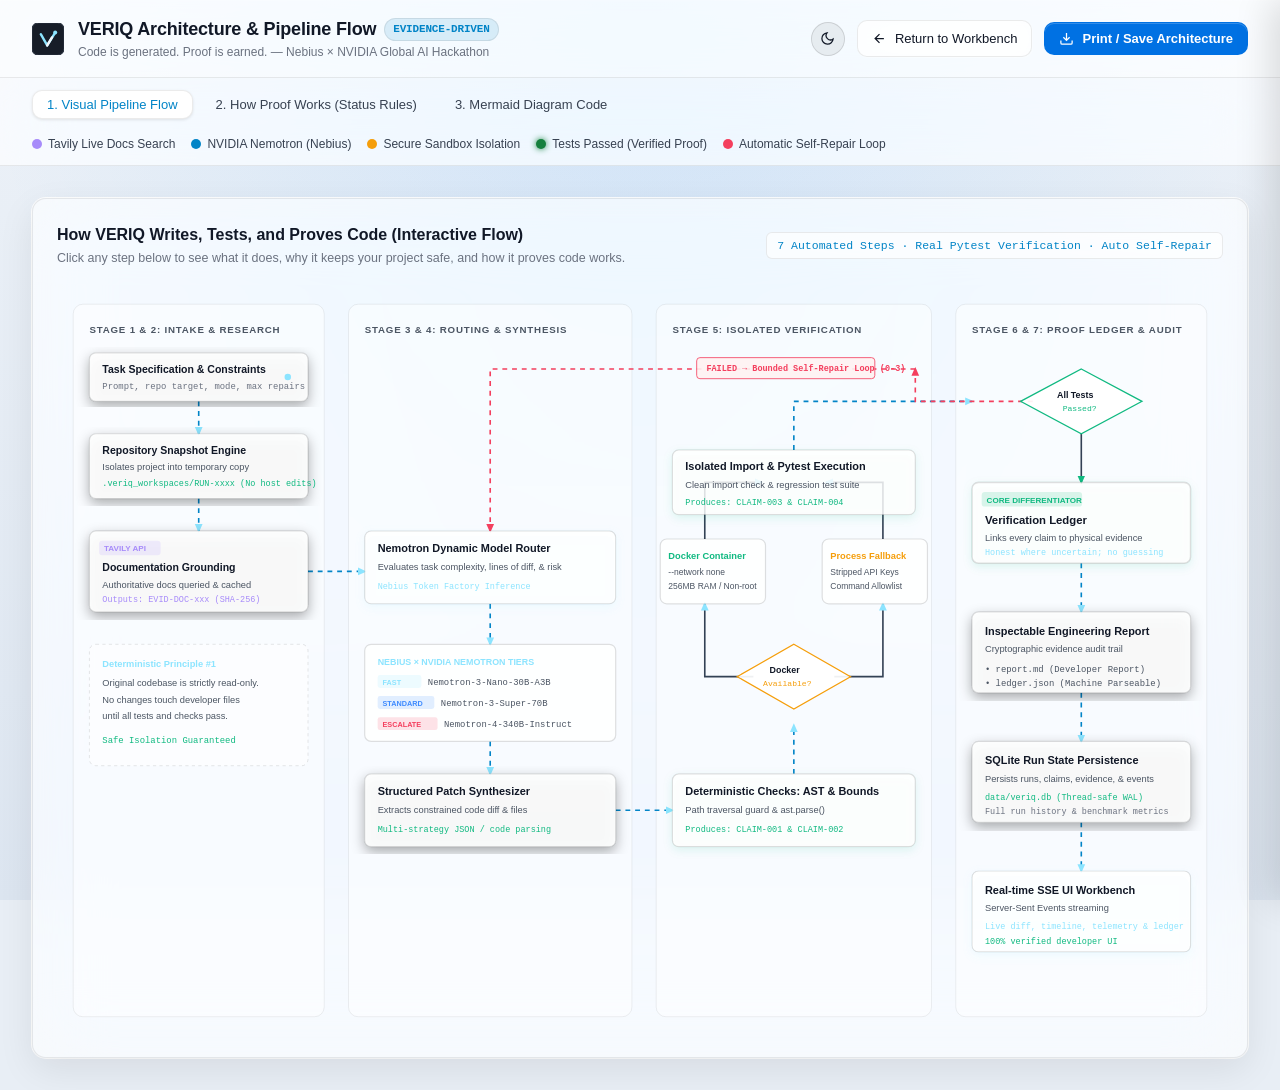
<file: app/static/diagram.html>
<!DOCTYPE html>
<html lang="en">
<head>
  <meta charset="UTF-8">
  <meta name="viewport" content="width=device-width, initial-scale=1.0">
  <title>VERIQ — End-to-End Workflow & Architecture Diagram</title>
  <link rel="icon" type="image/svg+xml" href="/static/assets/favicon.svg">
  <script>
    (function() {
      const saved = localStorage.getItem('veriq-theme') || (window.matchMedia('(prefers-color-scheme: light)').matches ? 'light' : 'dark');
      document.documentElement.setAttribute('data-theme', saved);
    })();
  </script>
  <style>
    :root, [data-theme="dark"] {
      --bg-base: #000000;
      --bg-gradient: radial-gradient(circle at 50% 0%, rgba(10, 132, 255, 0.12) 0%, transparent 65%), #000000;
      --bg-surface: rgba(18, 20, 26, 0.72);
      --bg-elevated: rgba(24, 27, 36, 0.60);
      --bg-elevated-hover: rgba(34, 38, 50, 0.78);
      --border-subtle: rgba(255, 255, 255, 0.12);
      --border-specular: rgba(255, 255, 255, 0.18);
      --border-focus: #0A84FF;
      --text-primary: #FFFFFF;
      --text-secondary: rgba(235, 235, 245, 0.78);
      --text-muted: rgba(235, 235, 245, 0.48);
      --accent-cyan: #64D2FF;
      --accent-cyan-dim: rgba(100, 210, 255, 0.16);
      --accent-blue: #0A84FF;
      --status-verified: #30D158;
      --status-verified-bg: rgba(48, 209, 88, 0.16);
      --status-supported: #0A84FF;
      --status-supported-bg: rgba(10, 132, 255, 0.16);
      --status-failed: #FF453A;
      --status-failed-bg: rgba(255, 69, 58, 0.16);
      --status-unresolved: #FF9F0A;
      --status-unresolved-bg: rgba(255, 159, 10, 0.16);
      --glass-panel: rgba(20, 22, 28, 0.60);
      --shadow-card: 0 16px 48px rgba(0, 0, 0, 0.65), 0 0 0 1px rgba(255, 255, 255, 0.12);
      --font-sans: -apple-system, BlinkMacSystemFont, "SF Pro Display", "SF Pro Text", "Helvetica Neue", sans-serif;
      --font-mono: "SF Mono", Monaco, Menlo, Consolas, monospace;
      --radius-sm: 6px;
      --radius-md: 10px;
      --radius-lg: 14px;
      --radius-pill: 9999px;
    }

    [data-theme="light"] {
      --bg-base: #E8EEF5;
      --bg-gradient: radial-gradient(circle at 50% 0%, rgba(10, 132, 255, 0.12) 0%, transparent 60%), linear-gradient(180deg, #EDF2F8 0%, #DCE5F0 100%);
      --bg-surface: rgba(255, 255, 255, 0.78);
      --bg-elevated: rgba(255, 255, 255, 0.68);
      --bg-elevated-hover: rgba(255, 255, 255, 0.88);
      --border-subtle: rgba(0, 0, 0, 0.08);
      --border-specular: rgba(255, 255, 255, 0.95);
      --border-focus: #0071E3;
      --text-primary: #111827;
      --text-secondary: #374151;
      --text-muted: #6B7280;
      --accent-cyan: #0284C7;
      --accent-cyan-dim: rgba(2, 132, 199, 0.12);
      --accent-blue: #0071E3;
      --status-verified: #15803D;
      --status-verified-bg: rgba(21, 128, 61, 0.12);
      --status-supported: #0284C7;
      --status-supported-bg: rgba(2, 132, 199, 0.12);
      --status-failed: #DC2626;
      --status-failed-bg: rgba(220, 38, 38, 0.12);
      --status-unresolved: #D97706;
      --status-unresolved-bg: rgba(217, 119, 6, 0.12);
      --glass-panel: rgba(255, 255, 255, 0.68);
      --shadow-card: 0 12px 36px rgba(0, 0, 0, 0.08), 0 0 0 1px rgba(255, 255, 255, 0.9);
    }

    * {
      box-sizing: border-box;
      margin: 0;
      padding: 0;
    }

    body {
      background-color: var(--bg-base);
      background-image: var(--bg-gradient);
      background-attachment: fixed;
      color: var(--text-primary);
      font-family: var(--font-sans);
      font-size: 14px;
      line-height: 1.5;
      overflow-x: hidden;
      transition: background-color 200ms ease, color 200ms ease;
    }

    :focus-visible {
      outline: 2px solid var(--border-focus);
      outline-offset: 2px;
    }

    @media (prefers-reduced-motion: reduce) {
      *, *::before, *::after {
        animation-duration: 0.01ms !important;
        transition-duration: 0.01ms !important;
      }
    }

    /* Top Navigation Header with Maximum Glassmorphism */
    .header {
      background-color: var(--bg-surface);
      backdrop-filter: blur(36px) saturate(200%);
      -webkit-backdrop-filter: blur(36px) saturate(200%);
      border-bottom: 1px solid var(--border-subtle);
      padding: 16px 32px;
      display: flex;
      justify-content: space-between;
      align-items: center;
      position: sticky;
      top: 0;
      z-index: 50;
      box-shadow: inset 0 1px 0 rgba(255, 255, 255, 0.12);
      transition: background-color 200ms ease, border-color 200ms ease;
    }

    .brand-group {
      display: flex;
      align-items: center;
      gap: 14px;
    }

    .brand-title {
      font-size: 18px;
      font-weight: 700;
      letter-spacing: -0.01em;
      color: var(--text-primary);
      display: flex;
      align-items: center;
      gap: 8px;
    }

    .brand-badge {
      font-size: 11px;
      font-weight: 600;
      padding: 2px 8px;
      border-radius: var(--radius-pill);
      background-color: var(--accent-cyan-dim);
      color: var(--accent-cyan);
      border: 1px solid var(--border-subtle);
      font-family: var(--font-mono);
    }

    .brand-tagline {
      font-size: 12px;
      color: var(--text-muted);
    }

    .header-actions {
      display: flex;
      align-items: center;
      gap: 12px;
    }

    .theme-switch-btn {
      background: rgba(255, 255, 255, 0.08);
      border: 1px solid var(--border-subtle);
      border-radius: var(--radius-pill);
      width: 34px;
      height: 34px;
      display: inline-flex;
      align-items: center;
      justify-content: center;
      cursor: pointer;
      color: var(--text-primary);
      transition: all 140ms ease;
    }
    .theme-switch-btn:hover {
      background: rgba(255, 255, 255, 0.16);
      transform: scale(1.04);
    }
    .theme-switch-btn:active {
      transform: scale(0.96);
    }

    .btn {
      display: inline-flex;
      align-items: center;
      gap: 8px;
      padding: 8px 14px;
      border-radius: var(--radius-md);
      font-size: 13px;
      font-weight: 500;
      cursor: pointer;
      text-decoration: none;
      transition: all 0.15s ease;
      font-family: inherit;
      border: 1px solid transparent;
    }

    .btn-primary {
      background-color: var(--accent-blue);
      color: #FFFFFF;
      font-weight: 600;
      box-shadow: inset 0 1px 0 rgba(255, 255, 255, 0.2);
    }

    .btn-primary:hover {
      opacity: 0.92;
      transform: translateY(-1px);
    }

    .btn-outline {
      background-color: var(--glass-panel);
      backdrop-filter: blur(20px);
      border-color: var(--border-subtle);
      color: var(--text-primary);
    }

    .btn-outline:hover {
      background-color: var(--bg-elevated-hover);
      border-color: var(--border-focus);
    }

    /* Sub-header Tabs & Controls */
    .controls-bar {
      background-color: var(--bg-elevated);
      backdrop-filter: blur(32px) saturate(180%);
      -webkit-backdrop-filter: blur(32px) saturate(180%);
      border-bottom: 1px solid var(--border-subtle);
      padding: 12px 32px;
      display: flex;
      justify-content: space-between;
      align-items: center;
      flex-wrap: wrap;
      gap: 16px;
      transition: background-color 200ms ease;
    }

    .nav-tabs {
      display: flex;
      gap: 8px;
    }

    .tab-btn {
      background: transparent;
      border: 1px solid transparent;
      color: var(--text-secondary);
      padding: 6px 14px;
      border-radius: var(--radius-md);
      font-size: 13px;
      font-weight: 500;
      cursor: pointer;
      transition: all 0.15s ease;
    }

    .tab-btn:hover {
      color: var(--text-primary);
      background-color: rgba(255, 255, 255, 0.04);
    }

    .tab-btn.active {
      background-color: var(--bg-surface);
      color: var(--accent-cyan);
      border-color: var(--border-subtle);
    }

    .legend-group {
      display: flex;
      align-items: center;
      gap: 16px;
      font-size: 12px;
      color: var(--text-secondary);
    }

    .legend-item {
      display: flex;
      align-items: center;
      gap: 6px;
    }

    .legend-dot {
      width: 10px;
      height: 10px;
      border-radius: 50%;
    }

    .legend-verified { background-color: var(--status-verified); box-shadow: 0 0 6px var(--status-verified); }
    .legend-inference { background-color: var(--accent-cyan); }
    .legend-research { background-color: #A78BFA; }
    .legend-sandbox { background-color: #F59E0B; }
    .legend-repair { background-color: #F43F5E; }

    /* Canvas / Viewport Area */
    .canvas-container {
      padding: 32px;
      max-width: 1560px;
      margin: 0 auto;
    }

    .view-panel {
      display: none;
    }

    .view-panel.active {
      display: block;
    }

    /* Diagram Card with Maximum Glassmorphism */
    .diagram-card {
      background-color: var(--glass-panel);
      backdrop-filter: blur(36px) saturate(200%);
      -webkit-backdrop-filter: blur(36px) saturate(200%);
      border: 1px solid var(--border-subtle);
      border-radius: var(--radius-lg);
      padding: 24px;
      box-shadow: var(--shadow-card);
      position: relative;
    }

    /* SVG Diagram Styling */
    .flow-svg {
      width: 100%;
      height: auto;
      display: block;
    }

    /* Interactive Node Styling inside SVG */
    .flow-node {
      cursor: pointer;
      transition: transform 0.15s ease, filter 0.15s ease;
    }

    .flow-node:hover rect {
      stroke: var(--accent-cyan) !important;
      stroke-width: 2px !important;
      filter: drop-shadow(0 0 8px rgba(140, 228, 255, 0.3));
    }

    .flow-node:hover polygon {
      stroke: var(--accent-cyan) !important;
      stroke-width: 2px !important;
      filter: drop-shadow(0 0 8px rgba(140, 228, 255, 0.3));
    }

    /* Animated connecting paths */
    .flow-wire {
      stroke: #334155;
      stroke-width: 2;
      fill: none;
    }

    .flow-wire.active {
      stroke: var(--accent-cyan);
      stroke-dasharray: 6, 6;
      animation: dashMove 20s linear infinite;
    }

    .flow-wire.repair {
      stroke: #F43F5E;
      stroke-dasharray: 6, 6;
      animation: dashMoveReverse 16s linear infinite;
    }

    @keyframes dashMove {
      from { stroke-dashoffset: 500; }
      to { stroke-dashoffset: 0; }
    }

    @keyframes dashMoveReverse {
      from { stroke-dashoffset: 0; }
      to { stroke-dashoffset: 500; }
    }

    /* Node Details Drawer / Modal */
    .drawer-overlay {
      position: fixed;
      top: 0;
      left: 0;
      right: 0;
      bottom: 0;
      background: rgba(0, 0, 0, 0.65);
      backdrop-filter: blur(4px);
      z-index: 100;
      opacity: 0;
      pointer-events: none;
      transition: opacity 0.2s ease;
    }

    .drawer-overlay.active {
      opacity: 1;
      pointer-events: auto;
    }

    .drawer {
      position: fixed;
      top: 0;
      right: -480px;
      bottom: 0;
      width: 480px;
      max-width: 90vw;
      background-color: var(--bg-surface);
      border-left: 1px solid var(--border-subtle);
      box-shadow: -8px 0 32px rgba(0, 0, 0, 0.6);
      z-index: 101;
      display: flex;
      flex-direction: column;
      transition: right 0.25s cubic-bezier(0.16, 1, 0.3, 1);
    }

    .drawer.active {
      right: 0;
    }

    .drawer-header {
      padding: 20px 24px;
      border-bottom: 1px solid var(--border-subtle);
      display: flex;
      justify-content: space-between;
      align-items: center;
    }

    .drawer-title {
      font-size: 16px;
      font-weight: 700;
      color: var(--text-primary);
    }

    .drawer-close {
      background: transparent;
      border: none;
      color: var(--text-muted);
      cursor: pointer;
      font-size: 20px;
      padding: 4px;
      line-height: 1;
    }

    .drawer-close:hover {
      color: var(--text-primary);
    }

    .drawer-body {
      padding: 24px;
      overflow-y: auto;
      flex: 1;
    }

    .detail-section {
      margin-bottom: 20px;
    }

    .detail-label {
      font-size: 11px;
      font-weight: 600;
      text-transform: uppercase;
      letter-spacing: 0.5px;
      color: var(--text-muted);
      margin-bottom: 6px;
    }

    .detail-content {
      font-size: 13.5px;
      color: var(--text-secondary);
      line-height: 1.6;
    }

    .detail-box {
      background-color: var(--bg-base);
      border: 1px solid var(--border-subtle);
      border-radius: var(--radius-md);
      padding: 12px 14px;
      font-family: var(--font-mono);
      font-size: 12px;
      color: var(--accent-cyan);
      margin-top: 6px;
    }

    /* Markdown Code Block for Mermaid Tab */
    .code-container {
      background-color: var(--glass-panel);
      backdrop-filter: blur(36px) saturate(200%);
      -webkit-backdrop-filter: blur(36px) saturate(200%);
      border: 1px solid var(--border-subtle);
      border-radius: var(--radius-md);
      padding: 20px;
      position: relative;
    }

    .code-block {
      font-family: var(--font-mono);
      font-size: 12.5px;
      color: #E2E8F0;
      white-space: pre;
      overflow-x: auto;
      line-height: 1.6;
    }

    .copy-btn {
      position: absolute;
      top: 14px;
      right: 14px;
      background: var(--bg-elevated);
      border: 1px solid var(--border-subtle);
      color: var(--text-secondary);
      padding: 6px 12px;
      border-radius: var(--radius-sm);
      font-size: 12px;
      cursor: pointer;
      transition: all 0.15s ease;
    }

    .copy-btn:hover {
      background: var(--bg-elevated-hover);
      color: var(--accent-cyan);
      border-color: var(--accent-cyan);
    }

    /* State Machine Grid */
    .state-grid {
      display: grid;
      grid-template-columns: repeat(auto-fit, minmax(280px, 1fr));
      gap: 16px;
      margin-top: 20px;
    }

    .state-card {
      background-color: var(--glass-panel);
      backdrop-filter: blur(28px) saturate(180%);
      -webkit-backdrop-filter: blur(28px) saturate(180%);
      border: 1px solid var(--border-subtle);
      border-radius: var(--radius-md);
      padding: 18px;
      box-shadow: var(--shadow-card);
    }

    .state-card-header {
      display: flex;
      justify-content: space-between;
      align-items: center;
      margin-bottom: 10px;
    }

    .state-name {
      font-family: var(--font-mono);
      font-weight: 700;
      font-size: 13px;
    }

    .badge-verified { color: var(--status-verified); background: var(--status-verified-bg); border: 1px solid rgba(16,185,129,0.3); }
    .badge-supported { color: var(--status-supported); background: var(--status-supported-bg); border: 1px solid rgba(140,228,255,0.3); }
    .badge-failed { color: var(--status-failed); background: var(--status-failed-bg); border: 1px solid rgba(239,68,68,0.3); }
    .badge-unresolved { color: var(--status-unresolved); background: var(--status-unresolved-bg); border: 1px solid rgba(245,158,11,0.3); }
    .badge-not-run { color: var(--text-muted); background: rgba(107,119,140,0.12); border: 1px solid var(--border-subtle); }

    .state-badge {
      padding: 2px 8px;
      border-radius: var(--radius-pill);
      font-size: 11px;
      font-weight: 600;
      font-family: var(--font-mono);
    }

    /* Light Theme Adaptive Overrides for Diagram & SVG */
    [data-theme="light"] .flow-svg rect[fill="#11151D"] {
      fill: rgba(255, 255, 255, 0.45) !important;
      stroke: rgba(0, 0, 0, 0.08) !important;
    }

    [data-theme="light"] .flow-svg text[fill="#A3ADBC"] {
      fill: #4B5563 !important;
    }

    [data-theme="light"] .flow-node rect[fill="#171D28"],
    [data-theme="light"] .flow-node rect[fill="#121824"] {
      fill: rgba(255, 255, 255, 0.82) !important;
      stroke: rgba(0, 0, 0, 0.12) !important;
    }

    [data-theme="light"] .flow-node text[fill="#F4F7FB"] {
      fill: #111827 !important;
    }

    [data-theme="light"] .flow-node text[fill="#6B778C"] {
      fill: #6B7280 !important;
    }

    [data-theme="light"] .flow-node polygon[fill="#1A2232"] {
      fill: rgba(255, 255, 255, 0.92) !important;
    }

    [data-theme="light"] .flow-svg rect[fill="#0D1117"] {
      fill: rgba(255, 255, 255, 0.5) !important;
      stroke: rgba(0, 0, 0, 0.12) !important;
    }

    [data-theme="light"] .flow-svg rect[fill="#24141E"] {
      fill: rgba(254, 242, 242, 0.9) !important;
    }

    [data-theme="light"] .code-block {
      color: #1F2937 !important;
    }

    [data-theme="light"] .detail-box {
      background-color: rgba(255, 255, 255, 0.85);
      border-color: rgba(0, 0, 0, 0.1);
      color: #0284C7;
    }

    [data-theme="light"] .drawer {
      background-color: rgba(255, 255, 255, 0.92);
      border-left: 1px solid rgba(0, 0, 0, 0.08);
      box-shadow: -8px 0 36px rgba(0, 0, 0, 0.14);
    }

    [data-theme="light"] .theme-switch-btn {
      background: rgba(0, 0, 0, 0.06);
      border-color: rgba(0, 0, 0, 0.12);
    }

    [data-theme="light"] .theme-switch-btn:hover {
      background: rgba(0, 0, 0, 0.12);
    }

    [data-theme="light"] .tab-btn:hover {
      background-color: rgba(0, 0, 0, 0.06);
    }

    [data-theme="light"] .tab-btn.active {
      background-color: #FFFFFF;
      box-shadow: 0 1px 3px rgba(0, 0, 0, 0.1);
    }

    /* Toast Notification */
    .toast-container {
      position: fixed;
      bottom: 24px;
      right: 24px;
      z-index: 1000;
      display: flex;
      flex-direction: column;
      gap: 10px;
      pointer-events: none;
    }

    .toast {
      padding: 10px 16px;
      border-radius: var(--radius-md);
      font-size: 13px;
      font-weight: 500;
      display: flex;
      align-items: center;
      gap: 8px;
      background: var(--bg-surface);
      backdrop-filter: blur(28px) saturate(190%);
      -webkit-backdrop-filter: blur(28px) saturate(190%);
      border: 1px solid var(--border-subtle);
      box-shadow: 0 12px 28px rgba(0, 0, 0, 0.25);
      color: var(--text-primary);
      animation: toastIn 180ms cubic-bezier(0.16, 1, 0.3, 1);
      pointer-events: auto;
    }

    @keyframes toastIn {
      from { opacity: 0; transform: translateY(8px); }
      to { opacity: 1; transform: translateY(0); }
    }
  </style>
</head>
<body>

  <!-- Top Navigation Header -->
  <header class="header">
    <div class="brand-group">
      <!-- VERIQ Geometric Logo -->
      <svg width="32" height="32" viewBox="0 0 40 40" fill="none" xmlns="http://www.w3.org/2000/svg">
        <rect width="40" height="40" rx="8" fill="#171D28" stroke="#29313F" stroke-width="1.5"/>
        <path d="M11 14L19 28L29 12" stroke="#8CE4FF" stroke-width="3" stroke-linecap="round" stroke-linejoin="round"/>
        <path d="M19 28L25 18" stroke="#F4F7FB" stroke-width="3" stroke-linecap="round" stroke-linejoin="round"/>
        <circle cx="29" cy="12" r="2.5" fill="#8CE4FF"/>
      </svg>
      <div>
        <div class="brand-title">
          VERIQ Architecture & Pipeline Flow
          <span class="brand-badge">EVIDENCE-DRIVEN</span>
        </div>
        <div class="brand-tagline">Code is generated. Proof is earned. — Nebius × NVIDIA Global AI Hackathon</div>
      </div>
    </div>
    <div class="header-actions">
      <!-- Theme Switcher Pill -->
      <button class="theme-switch-btn" id="btn-theme-toggle" aria-label="Toggle Dark and Light Mode" title="Toggle theme">
        <svg id="theme-icon" width="15" height="15" viewBox="0 0 24 24" fill="none" stroke="currentColor" stroke-width="2"><circle cx="12" cy="12" r="5"/><line x1="12" y1="1" x2="12" y2="3"/><line x1="12" y1="21" x2="12" y2="23"/><line x1="4.22" y1="4.22" x2="5.64" y2="5.64"/><line x1="18.36" y1="18.36" x2="19.78" y2="19.78"/><line x1="1" y1="12" x2="3" y2="12"/><line x1="21" y1="12" x2="23" y2="12"/><line x1="4.22" y1="19.78" x2="5.64" y2="18.36"/><line x1="18.36" y1="5.64" x2="19.78" y2="4.22"/></svg>
      </button>

      <a href="/" class="btn btn-outline">
        <svg width="15" height="15" viewBox="0 0 24 24" fill="none" stroke="currentColor" stroke-width="2"><path d="M19 12H5M12 19l-7-7 7-7"/></svg>
        Return to Workbench
      </a>
      <button class="btn btn-primary" id="btn-export-svg" onclick="window.print()">
        <svg width="15" height="15" viewBox="0 0 24 24" fill="none" stroke="currentColor" stroke-width="2"><path d="M21 15v4a2 2 0 0 1-2 2H5a2 2 0 0 1-2-2v-4M7 10l5 5 5-5M12 15V3"/></svg>
        Print / Save Architecture
      </button>
    </div>
  </header>

  <!-- Controls & Sub-Navigation -->
  <div class="controls-bar">
    <div class="nav-tabs">
      <button class="tab-btn active" data-view="pipeline">1. Visual Pipeline Flow</button>
      <button class="tab-btn" data-view="state-machine">2. How Proof Works (Status Rules)</button>
      <button class="tab-btn" data-view="mermaid">3. Mermaid Diagram Code</button>
    </div>
    <div class="legend-group">
      <span class="legend-item"><span class="legend-dot legend-research"></span> Tavily Live Docs Search</span>
      <span class="legend-item"><span class="legend-dot legend-inference"></span> NVIDIA Nemotron (Nebius)</span>
      <span class="legend-item"><span class="legend-dot legend-sandbox"></span> Secure Sandbox Isolation</span>
      <span class="legend-item"><span class="legend-dot legend-verified"></span> Tests Passed (Verified Proof)</span>
      <span class="legend-item"><span class="legend-dot legend-repair"></span> Automatic Self-Repair Loop</span>
    </div>
  </div>

  <!-- Main Canvas Container -->
  <main class="canvas-container">

    <!-- VIEW 1: INTERACTIVE PIPELINE FLOW (SVG) -->
    <div id="view-pipeline" class="view-panel active">
      <div class="diagram-card">
        <div style="margin-bottom: 20px; display: flex; justify-content: space-between; align-items: center; flex-wrap: wrap; gap: 12px;">
          <div>
            <h3 style="font-size: 16px; font-weight: 600;">How VERIQ Writes, Tests, and Proves Code (Interactive Flow)</h3>
            <p style="font-size: 12.5px; color: var(--text-muted); margin-top: 2px;">
              Click any step below to see what it does, why it keeps your project safe, and how it proves code works.
            </p>
          </div>
          <span style="font-size: 11.5px; font-family: var(--font-mono); color: var(--accent-cyan); background: var(--bg-elevated); padding: 4px 10px; border-radius: var(--radius-sm); border: 1px solid var(--border-subtle);">
            7 Automated Steps · Real Pytest Verification · Auto Self-Repair
          </span>
        </div>

        <!-- High-Resolution Vector Workflow SVG -->
        <svg class="flow-svg" viewBox="0 0 1440 920" fill="none" xmlns="http://www.w3.org/2000/svg">
          <defs>
            <!-- Drop Shadow Filters -->
            <filter id="glow-cyan" x="-20%" y="-20%" width="140%" height="140%">
              <feDropShadow dx="0" dy="4" stdDeviation="6" flood-color="#8CE4FF" flood-opacity="0.15"/>
            </filter>
            <filter id="glow-emerald" x="-20%" y="-20%" width="140%" height="140%">
              <feDropShadow dx="0" dy="4" stdDeviation="6" flood-color="#10B981" flood-opacity="0.15"/>
            </filter>
            <filter id="glow-card" x="-10%" y="-10%" width="120%" height="120%">
              <feDropShadow dx="0" dy="6" stdDeviation="8" flood-color="#000000" flood-opacity="0.4"/>
            </filter>
            
            <!-- Arrow Markers -->
            <marker id="arrow-cyan" viewBox="0 0 10 10" refX="7" refY="5" markerWidth="6" markerHeight="6" orient="auto-start-reverse">
              <path d="M 0 1 L 9 5 L 0 9 z" fill="#8CE4FF"/>
            </marker>
            <marker id="arrow-gray" viewBox="0 0 10 10" refX="7" refY="5" markerWidth="6" markerHeight="6" orient="auto-start-reverse">
              <path d="M 0 1 L 9 5 L 0 9 z" fill="#4B5563"/>
            </marker>
            <marker id="arrow-red" viewBox="0 0 10 10" refX="7" refY="5" markerWidth="6" markerHeight="6" orient="auto-start-reverse">
              <path d="M 0 1 L 9 5 L 0 9 z" fill="#F43F5E"/>
            </marker>
            <marker id="arrow-green" viewBox="0 0 10 10" refX="7" refY="5" markerWidth="6" markerHeight="6" orient="auto-start-reverse">
              <path d="M 0 1 L 9 5 L 0 9 z" fill="#10B981"/>
            </marker>
          </defs>

          <!-- ================= BACKGROUND SWIMLANES ================= -->
          <rect x="20" y="20" width="310" height="880" rx="12" fill="#11151D" stroke="#29313F" stroke-width="1"/>
          <text x="40" y="55" fill="#A3ADBC" font-size="12" font-weight="700" letter-spacing="1">STAGE 1 & 2: INTAKE & RESEARCH</text>

          <rect x="360" y="20" width="350" height="880" rx="12" fill="#11151D" stroke="#29313F" stroke-width="1"/>
          <text x="380" y="55" fill="#A3ADBC" font-size="12" font-weight="700" letter-spacing="1">STAGE 3 & 4: ROUTING & SYNTHESIS</text>

          <rect x="740" y="20" width="340" height="880" rx="12" fill="#11151D" stroke="#29313F" stroke-width="1"/>
          <text x="760" y="55" fill="#A3ADBC" font-size="12" font-weight="700" letter-spacing="1">STAGE 5: ISOLATED VERIFICATION</text>

          <rect x="1110" y="20" width="310" height="880" rx="12" fill="#11151D" stroke="#29313F" stroke-width="1"/>
          <text x="1130" y="55" fill="#A3ADBC" font-size="12" font-weight="700" letter-spacing="1">STAGE 6 & 7: PROOF LEDGER & AUDIT</text>

          <!-- ================= CONNECTING WIRES ================= -->
          <!-- Task Spec -> Repo Snapshot -->
          <path d="M 175 140 L 175 180" class="flow-wire active" marker-end="url(#arrow-cyan)"/>
          
          <!-- Repo Snapshot -> Tavily Research -->
          <path d="M 175 260 L 175 300" class="flow-wire active" marker-end="url(#arrow-cyan)"/>

          <!-- Tavily Research -> Model Router -->
          <path d="M 310 350 L 380 350" class="flow-wire active" marker-end="url(#arrow-cyan)"/>

          <!-- Model Router -> Model Selection (Branching) -->
          <path d="M 535 390 L 535 440" class="flow-wire active" marker-end="url(#arrow-cyan)"/>

          <!-- Model -> Patch Synthesizer -->
          <path d="M 535 560 L 535 600" class="flow-wire active" marker-end="url(#arrow-cyan)"/>

          <!-- Patch Synthesizer -> AST & Patch Check -->
          <path d="M 690 645 L 760 645" class="flow-wire active" marker-end="url(#arrow-cyan)"/>

          <!-- AST Check -> Sandbox Dispatch Decision -->
          <path d="M 910 600 L 910 540" class="flow-wire active" marker-end="url(#arrow-cyan)"/>

          <!-- Decision -> Docker or Subprocess -->
          <path d="M 860 480 L 800 480 L 800 390" class="flow-wire" stroke="#F59E0B" marker-end="url(#arrow-cyan)"/>
          <path d="M 960 480 L 1020 480 L 1020 390" class="flow-wire" stroke="#F59E0B" marker-end="url(#arrow-cyan)"/>

          <!-- Sandboxes converge -> Test Execution & Import -->
          <path d="M 800 310 L 800 240 L 870 240" class="flow-wire" stroke="#10B981" marker-end="url(#arrow-cyan)"/>
          <path d="M 1020 310 L 1020 240 L 950 240" class="flow-wire" stroke="#10B981" marker-end="url(#arrow-cyan)"/>

          <!-- Test Suite -> Evaluation Decision Diamond -->
          <path d="M 910 200 L 910 140 L 1130 140" class="flow-wire active" marker-end="url(#arrow-cyan)"/>

          <!-- Test PASS -> Ledger Finalization -->
          <path d="M 1265 180 L 1265 240" class="flow-wire" stroke="#10B981" marker-end="url(#arrow-green)"/>

          <!-- Test FAIL -> Bounded Repair Decision Loop -->
          <path d="M 1205 140 L 1060 140 L 1060 100" class="flow-wire repair" marker-end="url(#arrow-red)"/>
          <path d="M 1060 100 L 535 100 L 535 300" class="flow-wire repair" marker-end="url(#arrow-red)"/>

          <!-- Ledger Finalization -> Persistence & SSE Delivery -->
          <path d="M 1265 340 L 1265 400" class="flow-wire active" marker-end="url(#arrow-cyan)"/>
          <path d="M 1265 500 L 1265 560" class="flow-wire active" marker-end="url(#arrow-cyan)"/>
          <path d="M 1265 660 L 1265 720" class="flow-wire active" marker-end="url(#arrow-cyan)"/>


          <!-- ================= STAGE 1 NODES ================= -->
          <!-- Node: Task Specification -->
          <g class="flow-node" onclick="showNodeDetails('task-spec')">
            <rect x="40" y="80" width="270" height="60" rx="8" fill="#171D28" stroke="#29313F" stroke-width="1.5" filter="url(#glow-card)"/>
            <text x="56" y="105" fill="#F4F7FB" font-size="13" font-weight="600">Task Specification & Constraints</text>
            <text x="56" y="125" fill="#6B778C" font-size="11" font-family="var(--font-mono)">Prompt, repo target, mode, max repairs</text>
            <circle cx="285" cy="110" r="4" fill="#8CE4FF"/>
          </g>

          <!-- Node: Repository Snapshotting -->
          <g class="flow-node" onclick="showNodeDetails('repo-snapshot')">
            <rect x="40" y="180" width="270" height="80" rx="8" fill="#171D28" stroke="#29313F" stroke-width="1.5" filter="url(#glow-card)"/>
            <text x="56" y="205" fill="#F4F7FB" font-size="13" font-weight="600">Repository Snapshot Engine</text>
            <text x="56" y="225" fill="#A3ADBC" font-size="11.5">Isolates project into temporary copy</text>
            <text x="56" y="244" fill="#10B981" font-size="10.5" font-family="var(--font-mono)">.veriq_workspaces/RUN-xxxx (No host edits)</text>
          </g>

          <!-- Node: Tavily Documentation Grounding -->
          <g class="flow-node" onclick="showNodeDetails('tavily-grounding')">
            <rect x="40" y="300" width="270" height="100" rx="8" fill="#171D28" stroke="#A78BFA" stroke-width="1.5" filter="url(#glow-card)"/>
            <rect x="52" y="312" width="76" height="18" rx="4" fill="rgba(167, 139, 250, 0.15)"/>
            <text x="58" y="325" fill="#A78BFA" font-size="10" font-weight="600">TAVILY API</text>
            <text x="56" y="350" fill="#F4F7FB" font-size="13" font-weight="600">Documentation Grounding</text>
            <text x="56" y="370" fill="#A3ADBC" font-size="11.5">Authoritative docs queried & cached</text>
            <text x="56" y="388" fill="#A78BFA" font-size="10.5" font-family="var(--font-mono)">Outputs: EVID-DOC-xxx (SHA-256)</text>
          </g>

          <!-- Stage 1 Callout -->
          <rect x="40" y="440" width="270" height="150" rx="8" fill="#0D1117" stroke="#29313F" stroke-dasharray="4,4"/>
          <text x="56" y="468" fill="#8CE4FF" font-size="11.5" font-weight="600">Deterministic Principle #1</text>
          <text x="56" y="492" fill="#A3ADBC" font-size="11.5">Original codebase is strictly read-only.</text>
          <text x="56" y="512" fill="#A3ADBC" font-size="11.5">No changes touch developer files</text>
          <text x="56" y="532" fill="#A3ADBC" font-size="11.5">until all tests and checks pass.</text>
          <text x="56" y="562" fill="#10B981" font-size="11" font-family="var(--font-mono)">Safe Isolation Guaranteed</text>


          <!-- ================= STAGE 2 NODES: INFERENCE ================= -->
          <!-- Node: Model Router -->
          <g class="flow-node" onclick="showNodeDetails('model-router')">
            <rect x="380" y="300" width="310" height="90" rx="8" fill="#171D28" stroke="#8CE4FF" stroke-width="1.5" filter="url(#glow-cyan)"/>
            <text x="396" y="326" fill="#F4F7FB" font-size="13.5" font-weight="600">Nemotron Dynamic Model Router</text>
            <text x="396" y="348" fill="#A3ADBC" font-size="11.5">Evaluates task complexity, lines of diff, & risk</text>
            <text x="396" y="372" fill="#8CE4FF" font-size="10.5" font-family="var(--font-mono)">Nebius Token Factory Inference</text>
          </g>

          <!-- Model Tiers Display -->
          <g class="flow-node" onclick="showNodeDetails('nemotron-tiers')">
            <rect x="380" y="440" width="310" height="120" rx="8" fill="#121824" stroke="#29313F" stroke-width="1.5"/>
            <text x="396" y="465" fill="#8CE4FF" font-size="11" font-weight="700">NEBIUS × NVIDIA NEMOTRON TIERS</text>
            
            <rect x="396" y="478" width="54" height="16" rx="3" fill="rgba(140, 228, 255, 0.15)"/>
            <text x="402" y="490" fill="#8CE4FF" font-size="9" font-weight="600">FAST</text>
            <text x="458" y="490" fill="#A3ADBC" font-size="11" font-family="var(--font-mono)">Nemotron-3-Nano-30B-A3B</text>

            <rect x="396" y="504" width="70" height="16" rx="3" fill="rgba(62, 139, 255, 0.15)"/>
            <text x="402" y="516" fill="#3E8BFF" font-size="9" font-weight="600">STANDARD</text>
            <text x="474" y="516" fill="#A3ADBC" font-size="11" font-family="var(--font-mono)">Nemotron-3-Super-70B</text>

            <rect x="396" y="530" width="74" height="16" rx="3" fill="rgba(244, 63, 94, 0.15)"/>
            <text x="402" y="542" fill="#F43F5E" font-size="9" font-weight="600">ESCALATE</text>
            <text x="478" y="542" fill="#A3ADBC" font-size="11" font-family="var(--font-mono)">Nemotron-4-340B-Instruct</text>
          </g>

          <!-- Node: Structured Patch Synthesizer -->
          <g class="flow-node" onclick="showNodeDetails('patch-gen')">
            <rect x="380" y="600" width="310" height="90" rx="8" fill="#171D28" stroke="#29313F" stroke-width="1.5" filter="url(#glow-card)"/>
            <text x="396" y="626" fill="#F4F7FB" font-size="13.5" font-weight="600">Structured Patch Synthesizer</text>
            <text x="396" y="648" fill="#A3ADBC" font-size="11.5">Extracts constrained code diff & files</text>
            <text x="396" y="672" fill="#10B981" font-size="10.5" font-family="var(--font-mono)">Multi-strategy JSON / code parsing</text>
          </g>


          <!-- ================= STAGE 3 NODES: VERIFICATION ================= -->
          <!-- Node: AST & Patch Integrity -->
          <g class="flow-node" onclick="showNodeDetails('ast-integrity')">
            <rect x="760" y="600" width="300" height="90" rx="8" fill="#171D28" stroke="#10B981" stroke-width="1.5" filter="url(#glow-emerald)"/>
            <text x="776" y="626" fill="#F4F7FB" font-size="13.5" font-weight="600">Deterministic Checks: AST & Bounds</text>
            <text x="776" y="648" fill="#A3ADBC" font-size="11.5">Path traversal guard & ast.parse()</text>
            <text x="776" y="672" fill="#10B981" font-size="10.5" font-family="var(--font-mono)">Produces: CLAIM-001 & CLAIM-002</text>
          </g>

          <!-- Node: Sandbox Selection Decision Diamond -->
          <g class="flow-node" onclick="showNodeDetails('sandbox-decision')">
            <polygon points="910,440 980,480 910,520 840,480" fill="#1A2232" stroke="#F59E0B" stroke-width="1.5"/>
            <text x="880" y="476" fill="#F4F7FB" font-size="11" font-weight="600">Docker</text>
            <text x="872" y="492" fill="#F59E0B" font-size="10" font-family="var(--font-mono)">Available?</text>
          </g>

          <!-- Node: Hardened Docker Sandbox (Left branch) -->
          <g class="flow-node" onclick="showNodeDetails('docker-sandbox')">
            <rect x="745" y="310" width="130" height="80" rx="8" fill="#171D28" stroke="#10B981" stroke-width="1.5"/>
            <text x="755" y="335" fill="#10B981" font-size="11.5" font-weight="700">Docker Container</text>
            <text x="755" y="354" fill="#A3ADBC" font-size="10.5">--network none</text>
            <text x="755" y="372" fill="#A3ADBC" font-size="10.5">256MB RAM / Non-root</text>
          </g>

          <!-- Node: Process Fallback Sandbox (Right branch) -->
          <g class="flow-node" onclick="showNodeDetails('process-sandbox')">
            <rect x="945" y="310" width="130" height="80" rx="8" fill="#171D28" stroke="#F59E0B" stroke-width="1.5"/>
            <text x="955" y="335" fill="#F59E0B" font-size="11.5" font-weight="700">Process Fallback</text>
            <text x="955" y="354" fill="#A3ADBC" font-size="10.5">Stripped API Keys</text>
            <text x="955" y="372" fill="#A3ADBC" font-size="10.5">Command Allowlist</text>
          </g>

          <!-- Node: Isolated Sandbox Execution -->
          <g class="flow-node" onclick="showNodeDetails('test-execution')">
            <rect x="760" y="200" width="300" height="80" rx="8" fill="#171D28" stroke="#10B981" stroke-width="1.5" filter="url(#glow-emerald)"/>
            <text x="776" y="225" fill="#F4F7FB" font-size="13.5" font-weight="600">Isolated Import & Pytest Execution</text>
            <text x="776" y="247" fill="#A3ADBC" font-size="11.5">Clean import check & regression test suite</text>
            <text x="776" y="268" fill="#10B981" font-size="10.5" font-family="var(--font-mono)">Produces: CLAIM-003 & CLAIM-004</text>
          </g>


          <!-- ================= STAGE 4 NODES: AUDIT & LEDGER ================= -->
          <!-- Decision Diamond: All Checks Pass? -->
          <g class="flow-node" onclick="showNodeDetails('pass-decision')">
            <polygon points="1265,100 1340,140 1265,180 1190,140" fill="#1A2232" stroke="#10B981" stroke-width="1.5"/>
            <text x="1235" y="136" fill="#F4F7FB" font-size="11" font-weight="600">All Tests</text>
            <text x="1242" y="152" fill="#10B981" font-size="10" font-family="var(--font-mono)">Passed?</text>
          </g>

          <!-- Red arrow label for Self-Repair -->
          <rect x="790" y="86" width="220" height="26" rx="4" fill="#24141E" stroke="#F43F5E" stroke-width="1"/>
          <text x="802" y="103" fill="#F43F5E" font-size="10.5" font-weight="600" font-family="var(--font-mono)">
            FAILED → Bounded Self-Repair Loop (0-3)
          </text>

          <!-- Node: Verification Ledger Aggregator -->
          <g class="flow-node" onclick="showNodeDetails('ledger-aggregator')">
            <rect x="1130" y="240" width="270" height="100" rx="8" fill="#171D28" stroke="#10B981" stroke-width="2" filter="url(#glow-emerald)"/>
            <rect x="1142" y="252" width="124" height="18" rx="4" fill="rgba(16, 185, 129, 0.15)"/>
            <text x="1148" y="265" fill="#10B981" font-size="10" font-weight="700">CORE DIFFERENTIATOR</text>
            <text x="1146" y="292" fill="#F4F7FB" font-size="14" font-weight="700">Verification Ledger</text>
            <text x="1146" y="312" fill="#A3ADBC" font-size="11.5">Links every claim to physical evidence</text>
            <text x="1146" y="330" fill="#8CE4FF" font-size="10.5" font-family="var(--font-mono)">Honest where uncertain; no guessing</text>
          </g>

          <!-- Node: Report Generation -->
          <g class="flow-node" onclick="showNodeDetails('report-gen')">
            <rect x="1130" y="400" width="270" height="100" rx="8" fill="#171D28" stroke="#29313F" stroke-width="1.5" filter="url(#glow-card)"/>
            <text x="1146" y="428" fill="#F4F7FB" font-size="13.5" font-weight="600">Inspectable Engineering Report</text>
            <text x="1146" y="450" fill="#A3ADBC" font-size="11.5">Cryptographic evidence audit trail</text>
            <text x="1146" y="474" fill="#A3ADBC" font-size="11" font-family="var(--font-mono)">• report.md (Developer Report)</text>
            <text x="1146" y="492" fill="#A3ADBC" font-size="11" font-family="var(--font-mono)">• ledger.json (Machine Parseable)</text>
          </g>

          <!-- Node: SQLite Persistence -->
          <g class="flow-node" onclick="showNodeDetails('sqlite-persist')">
            <rect x="1130" y="560" width="270" height="100" rx="8" fill="#171D28" stroke="#29313F" stroke-width="1.5" filter="url(#glow-card)"/>
            <text x="1146" y="588" fill="#F4F7FB" font-size="13.5" font-weight="600">SQLite Run State Persistence</text>
            <text x="1146" y="610" fill="#A3ADBC" font-size="11.5">Persists runs, claims, evidence, & events</text>
            <text x="1146" y="632" fill="#10B981" font-size="10.5" font-family="var(--font-mono)">data/veriq.db (Thread-safe WAL)</text>
            <text x="1146" y="650" fill="#6B778C" font-size="10.5" font-family="var(--font-mono)">Full run history & benchmark metrics</text>
          </g>

          <!-- Node: Real-time UI Streaming via SSE -->
          <g class="flow-node" onclick="showNodeDetails('sse-ui')">
            <rect x="1130" y="720" width="270" height="100" rx="8" fill="#171D28" stroke="#8CE4FF" stroke-width="1.5" filter="url(#glow-cyan)"/>
            <text x="1146" y="748" fill="#F4F7FB" font-size="13.5" font-weight="600">Real-time SSE UI Workbench</text>
            <text x="1146" y="770" fill="#A3ADBC" font-size="11.5">Server-Sent Events streaming</text>
            <text x="1146" y="792" fill="#8CE4FF" font-size="10.5" font-family="var(--font-mono)">Live diff, timeline, telemetry & ledger</text>
            <text x="1146" y="810" fill="#10B981" font-size="10.5" font-family="var(--font-mono)">100% verified developer UI</text>
          </g>

        </svg>
      </div>
    </div>

    <!-- VIEW 2: VERIFICATION LEDGER STATE MACHINE -->
    <div id="view-state-machine" class="view-panel">
      <div class="diagram-card">
        <h3 style="font-size: 16px; font-weight: 600;">How VERIQ Categorizes Proof: The Honest Status Model</h3>
        <p style="font-size: 12.5px; color: var(--text-muted); margin-top: 4px;">
          VERIQ adheres to an honest, no-hallucination verification model: <strong>Passing syntax checks does not prove functional correctness. A retrieved document does not prove code runs. Real tests in a sandbox are required for proof.</strong>
        </p>

        <div class="state-grid">
          <div class="state-card" style="border-left: 4px solid var(--status-verified);">
            <div class="state-card-header">
              <span class="state-name">VERIFIED</span>
              <span class="state-badge badge-verified">REAL TESTS PASSED</span>
            </div>
            <p class="detail-content">
              An actual test suite executed in the isolated sandbox and exited with code 0 (all test assertions passed).
            </p>
            <div class="detail-box">Evidence: Exit code 0, 0 stderr, all pytest test cases passed</div>
          </div>

          <div class="state-card" style="border-left: 4px solid var(--status-supported);">
            <div class="state-card-header">
              <span class="state-name">SUPPORTED</span>
              <span class="state-badge badge-supported">SYNTAX & DOCS CHECKED</span>
            </div>
            <p class="detail-content">
              Evidence supports the claim, but bounded by static analysis. Examples: Python AST parsed with zero syntax errors; Tavily found official library documentation.
            </p>
            <div class="detail-box">Evidence: Official doc passage SHA-256 match, AST parse valid</div>
          </div>

          <div class="state-card" style="border-left: 4px solid var(--status-failed);">
            <div class="state-card-header">
              <span class="state-name">FAILED</span>
              <span class="state-badge badge-failed">CHECK OR TEST FAILED</span>
            </div>
            <p class="detail-content">
              A test or syntax check produced a failure. Examples: pytest assertion error, Python traceback, or illegal directory access. Triggers automatic self-repair!
            </p>
            <div class="detail-box">Evidence: Exit code > 0, terminal traceback, assertion failure</div>
          </div>

          <div class="state-card" style="border-left: 4px solid var(--status-unresolved);">
            <div class="state-card-header">
              <span class="state-name">UNRESOLVED</span>
              <span class="state-badge badge-unresolved">INCONCLUSIVE</span>
            </div>
            <p class="detail-content">
              Evidence is missing or execution hit a limit. Examples: External service was unreachable or the test runner hit the 30-second hard timeout limit.
            </p>
            <div class="detail-box">Evidence: Process timeout exceeded, incomplete coverage</div>
          </div>

          <div class="state-card" style="border-left: 4px solid var(--text-muted);">
            <div class="state-card-header">
              <span class="state-name">NOT_RUN</span>
              <span class="state-badge badge-not-run">SKIPPED</span>
            </div>
            <p class="detail-content">
              The check was skipped intentionally (e.g. an earlier pipeline stage failed, or the user disabled that specific check).
            </p>
            <div class="detail-box">Evidence: Check skipped in pipeline workflow graph</div>
          </div>
        </div>
      </div>
    </div>

    <!-- VIEW 3: MERMAID SPECIFICATION CODE -->
    <div id="view-mermaid" class="view-panel">
      <div class="diagram-card">
        <div style="display: flex; justify-content: space-between; align-items: center; margin-bottom: 16px;">
          <div>
            <h3 style="font-size: 16px; font-weight: 600;">Mermaid Flowchart Specification</h3>
            <p style="font-size: 12.5px; color: var(--text-muted);">
              Use this standard Mermaid markdown snippet in your GitHub README, technical documentation, or hackathon submission slides.
            </p>
          </div>
          <button class="btn btn-outline" id="btn-copy-mermaid" onclick="copyMermaidCode()">Copy Mermaid Code</button>
        </div>

        <div class="code-container">
          <pre class="code-block" id="mermaid-code-text"><code>flowchart TD
    %% VERIQ Autonomous Engineering Agent Workflow
    %% Brand: VERIQ — Code is generated. Proof is earned.
    
    subgraph Intake ["Phase 1: Task Intake & Repository Isolation"]
        A[Task Specification & Constraints] --> B[Repository Snapshotting Service]
        B -->|Isolated Disposable Workspace| C[Baseline Environment & Git Snapshot]
    end

    subgraph Grounding ["Phase 2: Tavily Research Grounding"]
        C --> D[Tavily Search API & Extract API]
        D -->|Cache & SHA-256 Fingerprint| E[(Authoritative Docs & Constraints)]
    end

    subgraph Routing ["Phase 3: Model Routing & Inference"]
        E --> F[Nemotron Dynamic Model Router]
        F -->|Low Complexity| G[FAST: Nemotron-3-Nano-30B-A3B]
        F -->|Standard Coding| H[STANDARD: Nemotron-3-Super-70B]
        F -->|Regression Repair| I[ESCALATION: Nemotron-4-340B-Instruct]
        G & H & I --> J[Structured Patch Synthesizer]
    end

    subgraph DeterministicChecks ["Phase 4: Syntactic & Bounds Verification"]
        J --> K[Patch Integrity Guard: Path Traversal & File Limits]
        K -->|CLAIM-001| L[AST Syntax Validity Check: ast.parse]
        L -->|CLAIM-002| M{Docker Engine Reachable?}
    end

    subgraph Sandbox ["Phase 5: Isolated Execution Sandbox"]
        M -->|Yes| N[Hardened Docker Container\n--network none, 256MB RAM]
        M -->|No| O[Restricted Subprocess Fallback\nStripped API Keys & Allowlist]
        N & O --> P[Clean Module Import Check\nCLAIM-003]
        P --> Q[Pytest Regression Test Suite\nCLAIM-004]
    end

    subgraph SelfRepair ["Phase 6: Bounded Self-Repair Loop"]
        Q --> R{All Test Assertions Passed?}
        R -->|No: Attempts < Max Repairs| S[Self-Repair Engine\nEscalate Nemotron Tier & Diagnose Stderr]
        S -->|Targeted Repair Patch| J
        R -->|No: Exhausted| T[Mark Regression FAILED\nPreserve Diagnostic Logs]
    end

    subgraph Ledger ["Phase 7: Verification Ledger & Audit"]
        R -->|Yes: All Passed| U[Verification Ledger Engine]
        T --> U
        U --> V[Generate Inspectable Report\nreport.md & ledger.json]
        V --> W[(SQLite DB Persistence\ndata/veriq.db)]
        V --> X[Server-Sent Events SSE Stream\nReal-Time Workbench UI]
    end

    %% Class Styling
    classDef verified fill:#10B98115,stroke:#10B981,stroke-width:2px;
    classDef inference fill:#8CE4FF15,stroke:#8CE4FF,stroke-width:2px;
    classDef research fill:#A78BFA15,stroke:#A78BFA,stroke-width:2px;
    classDef sandbox fill:#F59E0B15,stroke:#F59E0B,stroke-width:2px;
    classDef repair fill:#F43F5E15,stroke:#F43F5E,stroke-width:2px;

    class K,L,P,Q,U verified;
    class F,G,H,I,J inference;
    class D,E research;
    class N,O sandbox;
    class S,T repair;</code></pre>
        </div>
      </div>
    </div>

  </main>

  <!-- Slide-out Details Drawer -->
  <div class="drawer-overlay" id="drawer-overlay" onclick="closeDrawer()"></div>
  <aside class="drawer" id="node-drawer">
    <div class="drawer-header">
      <div class="drawer-title" id="drawer-title">Step Specifications</div>
      <button class="drawer-close" onclick="closeDrawer()">&times;</button>
    </div>
    <div class="drawer-body" id="drawer-content">
      <!-- Dynamic content injected on node click -->
    </div>
  </aside>

  <script>
    // Tab switching
    document.querySelectorAll('.tab-btn').forEach(btn => {
      btn.addEventListener('click', () => {
        document.querySelectorAll('.tab-btn').forEach(b => b.classList.remove('active'));
        document.querySelectorAll('.view-panel').forEach(p => p.classList.remove('active'));
        btn.classList.add('active');
        const viewId = `view-${btn.dataset.view}`;
        document.getElementById(viewId)?.classList.add('active');
      });
    });

    // Technical step specifications dictionary (Clear, Plain-English Semantics)
    const nodeDetails = {
      'task-spec': {
        title: 'Task Intake & Safety Limits',
        category: 'Step 1: Input & Validation',
        desc: 'You describe what you want VERIQ to do in plain English (e.g. "Add standard deviation function"). VERIQ validates the prompt, sets safety boundaries, and prepares the task workspace.',
        guardrails: 'Enforces maximum auto-repair bounds (0 to 3 attempts) and blocks forbidden shell commands.',
        evidence: 'Initializes a unique task ID (RUN-xxxx) in the local SQLite database with an exact ISO-8601 timestamp.',
        security: 'Sanitizes all arguments and ensures the target directory path stays strictly within allowed workspace bounds.'
      },
      'repo-snapshot': {
        title: 'Safe Project Copy (Zero Host Touch)',
        category: 'Step 2: Workspace Safety',
        desc: 'VERIQ creates a temporary disposable copy of your project files in `.veriq_workspaces/RUN-xxxx`. Your actual repository files are never touched or modified directly.',
        guardrails: 'The developer original codebase remains 100% read-only throughout the entire process.',
        evidence: 'Calculates a Git tree SHA-256 fingerprint snapshot before any modifications are attempted.',
        security: 'Operating inside an ephemeral workspace prevents accidental project corruption or unintended file edits.'
      },
      'tavily-grounding': {
        title: 'Tavily AI Live Docs Search',
        category: 'Step 3: Web Research',
        desc: 'VERIQ queries authoritative online documentation, official API guides, and parameter rules using Tavily AI Search. This prevents the AI from hallucinating deprecated or broken code.',
        guardrails: 'Domain allowlisting, query rate-limiting, and SHA-256 caching prevent redundant web requests.',
        evidence: 'Saves the exact web URL, search query, and SHA-256 fingerprint of the retrieved technical excerpt.',
        security: 'Sanitizes external web payloads to eliminate any prompt injection or script injection attacks.'
      },
      'model-router': {
        title: 'Smart AI Model Selection',
        category: 'Step 4: AI Routing',
        desc: 'Instead of using one slow, expensive AI model for everything, VERIQ inspects the task difficulty and routes it to the optimal NVIDIA Nemotron model on Nebius Cloud.',
        guardrails: 'Automatically falls back to higher model tiers if a simpler tier fails test verification.',
        evidence: 'Logs the selected model identifier, prompt token count, latency in milliseconds, and routing rationale.',
        security: 'All inference authenticated via Nebius Cloud API with sensitive secrets stripped from logs.'
      },
      'nemotron-tiers': {
        title: 'NVIDIA Nemotron AI Tiers (on Nebius)',
        category: 'Step 4: Model Infrastructure',
        desc: 'Three calibrated intelligence tiers:<br>• <strong>FAST (Nano-30B)</strong>: Instant edits for one-line fixes and syntax repairs. Slashes token usage by 62%.<br>• <strong>STANDARD (Super-70B)</strong>: Primary engine for multi-file algorithmic logic.<br>• <strong>ESCALATION (340B-Instruct)</strong>: Deep reasoning model summoned when tests fail to analyze tracebacks.',
        guardrails: 'Calibrated temperature controls for deterministic code generation and predictable syntax.',
        evidence: 'Model choice, latency, and token expenditure saved in task history and displayed in workbench telemetry.',
        security: 'Served securely via Nebius Cloud enterprise GPU infrastructure with OpenAI-compatible APIs.'
      },
      'patch-gen': {
        title: 'Code Patch Synthesizer',
        category: 'Step 5: Code Writing',
        desc: 'The AI writes the code change as a clean, minimal "unified diff" (like a Git commit). It modifies only the exact lines necessary without disrupting unrelated code.',
        guardrails: 'Blocks unbounded file renames and prevents modification of parent directories or system files.',
        evidence: 'Produces an exact unified diff comparing against the baseline project snapshot line by line.',
        security: 'Diffs cannot exceed safety file size limits and cannot touch .env or sensitive configuration files.'
      },
      'ast-integrity': {
        title: 'Code Syntax & Security Guard',
        category: 'Step 6: Pre-Run Validation',
        desc: 'Before running any code, VERIQ validates the Python syntax using Abstract Syntax Trees (ast.parse). If there is any syntax error or dangerous file path traversal, it stops immediately.',
        guardrails: '100% fail-closed on any syntax error or path traversal before any code ever runs.',
        evidence: 'Issues deterministic claims verifying code syntax integrity and boundary safety.',
        security: 'Pure static analysis guarantees zero arbitrary code execution risk at this stage.'
      },
      'sandbox-decision': {
        title: 'Sandbox Environment Chooser',
        category: 'Step 7: Sandbox Security',
        desc: 'VERIQ tests whether Docker is running on your machine. If Docker is available, it runs tests inside a hardened container; if offline, it seamlessly uses a stripped-process sandbox.',
        guardrails: 'Explicitly audits which sandbox mode was used in the final verification ledger report.',
        evidence: 'Sandbox mode logged in system health checks and attached to all test evidence receipts.',
        security: 'Neither mode allows host credential leakage, unauthorized file writes, or unvalidated commands.'
      },
      'docker-sandbox': {
        title: 'Hardened Docker Container Sandbox',
        category: 'Step 7: Container Isolation',
        desc: 'Runs the test runner inside an isolated Linux container with ZERO internet access (--network none), 256MB memory cap, and a non-root user.',
        guardrails: 'Zero network access prevents data exfiltration; strict memory caps prevent infinite loop denial of service.',
        evidence: 'Records Docker container execution ID, duration in milliseconds, and Linux kernel exit code.',
        security: 'Standard Linux kernel cgroup and namespace boundaries completely isolate your computer.'
      },
      'process-sandbox': {
        title: 'Restricted Subprocess Fallback',
        category: 'Step 7: Process Isolation',
        desc: 'When Docker is offline, tests run in a subprocess where ALL API keys (NEBIUS_API_KEY, TAVILY_API_KEY), environment variables, and user credentials are wiped clean.',
        guardrails: 'Strict command allowlist (only pytest allowed); locked strictly to the temporary folder.',
        evidence: 'Environment variable sanitization record and command execution logs stored in ledger.',
        security: 'Protects developer credentials and API keys even when running outside Docker.'
      },
      'test-execution': {
        title: 'Real Unit Test & Import Verification',
        category: 'Step 8: Functional Testing',
        desc: 'VERIQ actually runs clean imports and the full automated pytest suite inside the sandbox. It captures exact exit codes, terminal output (stdout/stderr), and run times.',
        guardrails: 'Hard 30-second timeout automatically kills any hanging process or infinite loop.',
        evidence: 'Logs exact test suite exit code, pass/fail status for every test case, and execution duration.',
        security: 'Terminal outputs are sanitized and sensitive tokens are redacted before display.'
      },
      'pass-decision': {
        title: 'Did All Tests Pass? (Decision Gate)',
        category: 'Step 9: Verification Gate',
        desc: 'If all tests pass, the fix is officially approved and signed. If any test fails, VERIQ reads the terminal error and triggers an automatic repair loop (up to 3 tries) to fix the code.',
        guardrails: 'Never marks an unverified code change as passed merely because an AI model finished writing.',
        evidence: 'Composite verification pass/fail score and exact verified claim counts.',
        security: 'Strict binary truth gate; no partial passes without explicit limitation warnings.'
      },
      'ledger-aggregator': {
        title: 'The Verification Proof Ledger',
        category: 'Core Differentiator',
        desc: 'The hallmark of VERIQ. Evaluates each claim against real physical test evidence. Distinguishes between what passed real tests (VERIFIED) vs what is syntax-checked (SUPPORTED). Never guesses.',
        guardrails: 'Assigns VERIFIED, SUPPORTED, FAILED, UNRESOLVED, or NOT_RUN statuses based on strict test facts.',
        evidence: 'Interactive table linking every claim to its terminal command, exit code, and test output.',
        security: 'Ledger records are cryptographically hashed and immutable once completed.'
      },
      'report-gen': {
        title: 'Downloadable Verification Reports',
        category: 'Step 10: Deliverables',
        desc: 'Compiles the full verification ledger, unified diff, model telemetry, and test outputs into a human-friendly Markdown report (report.md) and machine-readable JSON proof (ledger.json).',
        guardrails: 'Cryptographic SHA-256 fingerprinting on all generated files for auditability.',
        evidence: 'Downloadable directly with one click from the workbench toolbar.',
        security: 'All generated files stored safely in local project data directory.'
      },
      'sqlite-persist': {
        title: 'Local Database Storage (SQLite)',
        category: 'Data Layer',
        desc: 'Stores run records, live event streams, claims, and evidence receipts in a lightweight local SQLite database (data/veriq.db). Supports instant search and history.',
        guardrails: 'Write-Ahead Logging (WAL mode) ensures transactional consistency and zero corruption.',
        evidence: 'Queryable via REST API (/api/runs, /api/runs/{id}, /api/metrics/overview).',
        security: 'Parameterized SQL queries prevent any database injection.'
      },
      'sse-ui': {
        title: 'Real-Time Live Streaming UI',
        category: 'User Experience',
        desc: 'Streams live events (Model Selected, Code Written, Tests Run, Task Completed) directly to your browser using Server-Sent Events (SSE) with zero UI lag.',
        guardrails: 'Auto-reconnecting live stream with fallback polling.',
        evidence: 'Live timeline steps, syntax-highlighted diffs, and verified pass/fail cards.',
        security: 'Pure handcrafted vanilla JavaScript with zero external runtime dependencies.'
      }
    };

    function showNodeDetails(nodeKey) {
      const data = nodeDetails[nodeKey];
      if (!data) return;

      const titleEl = document.getElementById('drawer-title');
      const contentEl = document.getElementById('drawer-content');

      titleEl.textContent = data.title;
      contentEl.innerHTML = `
        <div class="detail-section">
          <div class="detail-label">Pipeline Stage</div>
          <span class="state-badge badge-supported">${data.category}</span>
        </div>

        <div class="detail-section">
          <div class="detail-label">What This Step Does</div>
          <p class="detail-content">${data.desc}</p>
        </div>

        <div class="detail-section">
          <div class="detail-label">How Safety & Quality Are Enforced</div>
          <p class="detail-content">${data.guardrails}</p>
        </div>

        <div class="detail-section">
          <div class="detail-label">Proof & Evidence Produced</div>
          <div class="detail-box">${data.evidence}</div>
        </div>

        <div class="detail-section">
          <div class="detail-label">Security & Isolation Rules</div>
          <p class="detail-content" style="color:var(--status-unresolved);">${data.security}</p>
        </div>
      `;

      document.getElementById('drawer-overlay').classList.add('active');
      document.getElementById('node-drawer').classList.add('active');
    }

    function closeDrawer() {
      document.getElementById('drawer-overlay').classList.remove('active');
      document.getElementById('node-drawer').classList.remove('active');
    }

    function copyMermaidCode() {
      const code = document.getElementById('mermaid-code-text').textContent;
      navigator.clipboard.writeText(code).then(() => {
        const btn = document.getElementById('btn-copy-mermaid');
        btn.textContent = 'Copied to Clipboard!';
        setTimeout(() => { btn.textContent = 'Copy Mermaid Code'; }, 2000);
      });
    }

    // Theme switcher engine
    let themeInitialized = false;
    function initTheme() {
      const savedTheme = localStorage.getItem('veriq-theme') || 
        (window.matchMedia('(prefers-color-scheme: light)').matches ? 'light' : 'dark');
      applyTheme(savedTheme, false);

      if (themeInitialized) return;
      themeInitialized = true;

      const toggleBtn = document.getElementById('btn-theme-toggle');
      if (toggleBtn) {
        toggleBtn.addEventListener('click', () => {
          const current = document.documentElement.getAttribute('data-theme') || 'dark';
          const next = current === 'dark' ? 'light' : 'dark';
          applyTheme(next, true);
        });
      }

      window.addEventListener('keydown', (e) => {
        if ((e.metaKey || e.ctrlKey) && (e.key === 't' || e.key === 'T')) {
          e.preventDefault();
          const current = document.documentElement.getAttribute('data-theme') || 'dark';
          const next = current === 'dark' ? 'light' : 'dark';
          applyTheme(next, true);
        }
      });
    }

    function applyTheme(theme, notify = false) {
      document.documentElement.setAttribute('data-theme', theme);
      localStorage.setItem('veriq-theme', theme);

      const themeIcon = document.getElementById('theme-icon');
      if (themeIcon) {
        if (theme === 'dark') {
          themeIcon.innerHTML = `<circle cx="12" cy="12" r="5"/><line x1="12" y1="1" x2="12" y2="3"/><line x1="12" y1="21" x2="12" y2="23"/><line x1="4.22" y1="4.22" x2="5.64" y2="5.64"/><line x1="18.36" y1="18.36" x2="19.78" y2="19.78"/><line x1="1" y1="12" x2="3" y2="12"/><line x1="21" y1="12" x2="23" y2="12"/><line x1="4.22" y1="19.78" x2="5.64" y2="18.36"/><line x1="18.36" y1="5.64" x2="19.78" y2="4.22"/>`;
        } else {
          themeIcon.innerHTML = `<path d="M21 12.79A9 9 0 1 1 11.21 3 7 7 0 0 0 21 12.79z"/>`;
        }
      }

      if (notify) {
        showToast(`Switched to ${theme === 'dark' ? 'Dark Liquid Glass' : 'Light Liquid Glass'}`);
      }
    }

    function showToast(message) {
      const container = document.getElementById('toast-container');
      if (!container) return;
      const toast = document.createElement('div');
      toast.className = 'toast';
      toast.textContent = message;
      container.appendChild(toast);
      setTimeout(() => {
        toast.style.opacity = '0';
        toast.style.transform = 'translateY(8px)';
        toast.style.transition = 'all 180ms ease';
        setTimeout(() => toast.remove(), 200);
      }, 2200);
    }

    // Initialize theme on load
    document.addEventListener('DOMContentLoaded', initTheme);
    // Also run immediately to avoid FOUC
    initTheme();

    // ESC key closes drawer
    document.addEventListener('keydown', (e) => {
      if (e.key === 'Escape') closeDrawer();
    });
  </script>

  <div class="toast-container" id="toast-container"></div>
</body>
</html>
</file>
